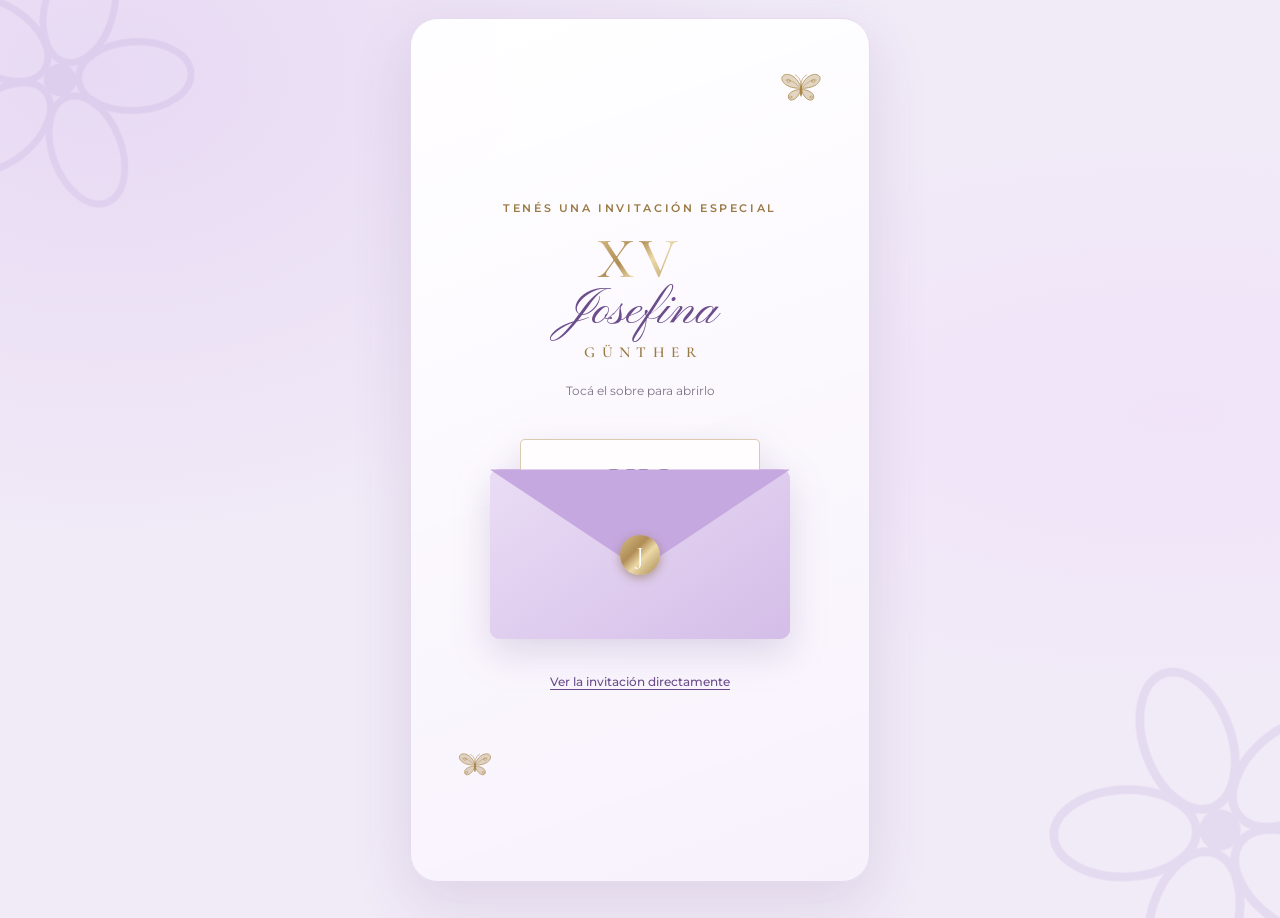
<file: index.html>
<!doctype html>
<html lang="es">
<head>
  <meta charset="utf-8">
  <meta name="viewport" content="width=device-width, initial-scale=1, viewport-fit=cover">
  <meta name="theme-color" content="#f4ecfa">
  <meta name="robots" content="noindex, nofollow">
  <meta name="description" content="Estás invitado a los XV de Josefina Günther · 20 de febrero de 2027 · 21:00 hs">
  <meta property="og:type" content="website">
  <meta property="og:title" content="XV Josefina Günther · Invitación">
  <meta property="og:description" content="Te invito a celebrar mis 15 años. Sábado 20 de febrero de 2027, 21:00 hs.">
  <meta property="og:locale" content="es_AR">
  <title>XV Josefina Günther | Invitación</title>
  <link rel="icon" href="data:image/svg+xml,%3Csvg xmlns='http://www.w3.org/2000/svg' viewBox='0 0 64 64'%3E%3Ccircle cx='32' cy='32' r='32' fill='%2370528f'/%3E%3Ctext x='32' y='43' font-size='30' text-anchor='middle' fill='%23e3cc9a' font-family='serif'%3EXV%3C/text%3E%3C/svg%3E">
  <link rel="preconnect" href="https://fonts.googleapis.com">
  <link rel="preconnect" href="https://fonts.gstatic.com" crossorigin>
  <link href="https://fonts.googleapis.com/css2?family=Cormorant+Garamond:ital,wght@0,400;0,500;0,600;1,400;1,500&family=Montserrat:wght@300;400;500;600&family=Pinyon+Script&display=swap" rel="stylesheet">
  <link rel="stylesheet" href="style.css">
</head>
<body>

  <!-- Dibujos decorativos reutilizables: flor, mariposa y fileteado dorado -->
  <svg width="0" height="0" style="position:absolute" aria-hidden="true" focusable="false">
    <symbol id="flower" viewBox="0 0 48 48">
      <g fill="none" stroke="currentColor" stroke-width="1.1">
        <ellipse cx="24" cy="12" rx="5.5" ry="9"/>
        <ellipse cx="24" cy="12" rx="5.5" ry="9" transform="rotate(72 24 24)"/>
        <ellipse cx="24" cy="12" rx="5.5" ry="9" transform="rotate(144 24 24)"/>
        <ellipse cx="24" cy="12" rx="5.5" ry="9" transform="rotate(216 24 24)"/>
        <ellipse cx="24" cy="12" rx="5.5" ry="9" transform="rotate(288 24 24)"/>
      </g>
      <circle cx="24" cy="24" r="2.6" fill="currentColor"/>
    </symbol>

    <symbol id="butterfly" viewBox="0 0 64 48">
      <g fill="currentColor" fill-opacity=".32" stroke="currentColor" stroke-width="1.1" stroke-linejoin="round" stroke-linecap="round">
        <g id="bf-wing">
          <path d="M31 22 C26 6 10 1 5 8 C1 15 12 26 31 25 Z"/>
          <path d="M31 27 C22 27 11 32 14 40 C17 46 28 40 31 29 Z"/>
          <path d="M29 23 C22 15 14 12 10 13" fill="none" stroke-width=".7"/>
          <circle cx="14" cy="14.500" r="2.400" fill="none" stroke-width=".7"/>
          <circle cx="17" cy="38" r="1.800" fill="none" stroke-width=".7"/>
        </g>
        <use href="#bf-wing" transform="translate(64 0) scale(-1 1)"/>
        <path d="M32 19 C31 12 28 8 24 6 M32 19 C33 12 36 8 40 6" fill="none" stroke-width=".9"/>
      </g>
      <ellipse cx="32" cy="28" rx="1.700" ry="9.500" fill="currentColor"/>
    </symbol>

    <symbol id="filigree" viewBox="0 0 240 24">
      <g fill="none" stroke="currentColor" stroke-width="1.1" stroke-linecap="round">
        <g id="fil-l">
          <path d="M104 12 H72 C63 12 59 5 51 5 C44 5 42 12 48 13 C53 14 55 8 50 8"/>
          <path d="M72 12 C64 12 62 19 54 19 C48 19 46.500 14 51 14.500"/>
          <path d="M51 5 C43 5 37 9 29 9 C21 9 17 4 10 4 C6 4 4 7 6.500 8.500"/>
          <path d="M54 19 C46 19 39 15 31 15 C23 15 17 20 9 20 C5 20 3.500 17 6 15.500"/>
        </g>
        <use href="#fil-l" transform="translate(240 0) scale(-1 1)"/>
      </g>
      <path d="M120 5 L127 12 L120 19 L113 12 Z" fill="currentColor"/>
      <circle cx="108" cy="12" r="1.300" fill="currentColor"/>
      <circle cx="132" cy="12" r="1.300" fill="currentColor"/>
    </symbol>
  </svg>

  <div class="bg-flower bg-flower-1" aria-hidden="true"><svg><use href="#flower"/></svg></div>
  <div class="bg-flower bg-flower-2" aria-hidden="true"><svg><use href="#flower"/></svg></div>

  <!-- ============ SOBRE ============ -->
  <section class="envelope-screen" id="envelope-screen" aria-label="Sobre de invitación">
    <svg class="butterfly bf-e1" aria-hidden="true"><use href="#butterfly"/></svg>
    <svg class="butterfly bf-e2" aria-hidden="true"><use href="#butterfly"/></svg>
    <div class="envelope-intro">
      <p class="eyebrow">Tenés una invitación especial</p>
      <h1 class="envelope-title">
        <span class="xv">XV</span>
        <span class="script">Josefina</span>
        <span class="surname">Günther</span>
      </h1>
      <p class="envelope-hint">Tocá el sobre para abrirlo</p>
    </div>
    <button class="envelope-button" id="open-envelope" type="button" aria-label="Abrir el sobre y ver la invitación">
      <span class="envelope" id="envelope">
        <span class="envelope-letter"><span class="l-xv">XV</span><small>Josefina</small><svg class="l-flower"><use href="#flower"/></svg></span>
        <span class="envelope-back"></span>
        <span class="envelope-flap"></span>
        <span class="envelope-front"></span>
        <span class="envelope-seal">J</span>
      </span>
    </button>
    <button class="skip-envelope" id="skip-envelope" type="button">Ver la invitación directamente</button>
  </section>

  <!-- ============ INVITACIÓN ============ -->
  <main id="invitation-content" class="invitation-content" aria-hidden="true">

    <!-- Portada -->
    <section class="hero" aria-labelledby="main-title">
      <svg class="butterfly bf-h1" aria-hidden="true"><use href="#butterfly"/></svg>
      <svg class="butterfly bf-h2" aria-hidden="true"><use href="#butterfly"/></svg>
      <p class="eyebrow">Una noche para recordar</p>
      <svg class="filigree filigree-top" aria-hidden="true"><use href="#filigree"/></svg>
      <p class="pre-title">Te invito a celebrar mis quince años</p>
      <h2 id="main-title" class="hero-title">
        <span class="xv">XV</span>
        <span class="script">Josefina</span>
        <span class="surname">Günther</span>
      </h2>

      <div class="date-block" aria-label="Fecha y hora del evento">
        <span class="db-line" id="dia-semana">Sábado</span>
        <span class="db-day" id="dia-num">20</span>
        <span class="db-line" id="mes-anio">Febrero 2027</span>
        <span class="db-time" id="hora-txt">21:00 hs</span>
      </div>

      <p class="venue">Salón <strong>Altos Álamos</strong></p>
      <a class="button button-primary" href="#mensaje">Descubrir la invitación <span aria-hidden="true">↓</span></a>
    </section>

    <!-- Mensaje -->
    <section class="section reveal" id="mensaje">
      <p class="eyebrow">Una invitación de corazón</p>
      <svg class="filigree" aria-hidden="true"><use href="#filigree"/></svg>
      <div class="message">
        <p>Hay momentos que se vuelven inolvidables cuando los compartimos con las personas que queremos.</p>
        <p>Estoy por comenzar una etapa muy especial de mi vida y quiero celebrarla rodeada de quienes hicieron, de una u otra manera, que mi camino hasta acá fuera más lindo.</p>
        <p>Me encantaría compartir una noche llena de alegría, música y emociones, con recuerdos que queden para siempre.</p>
        <p class="message-final">¡Por eso me gustaría que seas parte de este gran festejo!</p>
      </div>
    </section>

    <!-- Foto 1 (si el archivo no está, el marco no se muestra) -->
    <figure class="photo-frame frame-arch reveal">
      <svg class="butterfly bf-corner-r" aria-hidden="true"><use href="#butterfly"/></svg>
      <div class="frame"><div class="frame-inner"><img src="jose byn foto.jpeg" alt="Josefina" decoding="async"></div></div>
    </figure>

    <!-- Cuenta regresiva -->
    <section class="section reveal" aria-labelledby="cuenta-titulo">
      <p class="eyebrow">La cuenta regresiva</p>
      <h2 id="cuenta-titulo">¡Cada vez falta menos!</h2>
      <svg class="filigree" aria-hidden="true"><use href="#filigree"/></svg>
      <div class="countdown" role="timer" aria-live="off">
        <div><strong id="days">—</strong><span>Días</span></div>
        <div><strong id="hours">—</strong><span>Horas</span></div>
        <div><strong id="minutes">—</strong><span>Min</span></div>
        <div><strong id="seconds">—</strong><span>Seg</span></div>
      </div>
      <p id="countdown-note" class="muted">Prepará tu mejor sonrisa: ¡nos vemos pronto!</p>
    </section>

    <!-- Foto 2 -->
    <figure class="photo-frame frame-oval reveal">
      <svg class="butterfly bf-corner-l" aria-hidden="true"><use href="#butterfly"/></svg>
      <div class="frame"><div class="frame-inner"><img src="IMG_20161023_180207632-3.jpg" alt="Josefina" decoding="async"></div></div>
    </figure>

    <!-- Lugar -->
    <section class="section reveal" aria-labelledby="lugar-titulo">
      <article class="card">
        <svg class="icon" viewBox="0 0 24 24" aria-hidden="true"><path d="M12 21s-7-6.2-7-11.2a7 7 0 1 1 14 0C19 14.800 12 21 12 21z"/><circle cx="12" cy="9.800" r="2.600"/></svg>
        <p class="eyebrow">¿Dónde nos encontramos?</p>
        <h2 id="lugar-titulo">El lugar</h2>
        <svg class="filigree" aria-hidden="true"><use href="#filigree"/></svg>
        <p class="place-name">Salón Altos Álamos</p>
        <p class="muted" id="place-address" hidden></p>
        <p class="place-when" id="fecha-larga">Sábado 20 de febrero de 2027 · 21:00 hs</p>
        <div class="button-row">
          <a class="button button-primary" id="map-link" href="#" target="_blank" rel="noopener">Ver ubicación</a>
          <button class="button button-outline" id="calendar-button" type="button">Agendar la fecha</button>
        </div>
      </article>
    </section>

    <!-- Playlist -->
    <section class="section reveal" aria-labelledby="playlist-titulo">
      <article class="card">
        <svg class="icon" viewBox="0 0 24 24" aria-hidden="true"><path d="M9 18V5l11-2v13"/><circle cx="6.500" cy="18" r="2.500"/><circle cx="17.500" cy="16" r="2.500"/></svg>
        <p class="eyebrow">La música de la noche</p>
        <h2 id="playlist-titulo">Sumá tu canción</h2>
        <svg class="filigree" aria-hidden="true"><use href="#filigree"/></svg>
        <p>¿Qué tema no puede faltar en la fiesta? Abrí la playlist y agregá tu canción favorita.</p>
        <a class="button button-primary" id="spotify-link" href="#" target="_blank" rel="noopener">Abrir playlist en Spotify ↗</a>
        <audio id="background-music" loop preload="auto"></audio>
      </article>
    </section>

    <!-- Entradas -->
    <section class="section reveal" aria-labelledby="entradas-titulo">
      <article class="card">
        <svg class="icon" viewBox="0 0 24 24" aria-hidden="true"><path d="M3 9a2 2 0 0 0 0 6v3h18v-3a2 2 0 0 1 0-6V6H3z"/><path d="M14 6v12" stroke-dasharray="2 2"/></svg>
        <p class="eyebrow">Entradas</p>
        <h2 id="entradas-titulo">Valor de las entradas</h2>
        <svg class="filigree" aria-hidden="true"><use href="#filigree"/></svg>
        <ul class="price-list">
          <li><span>A partir de 13 años</span><strong>$40.000</strong></li>
          <li><span>De 5 a 12 años</span><strong>$25.000</strong></li>
          <li><span>Menores de 5 años</span><strong>Sin cargo</strong></li>
        </ul>
        <a class="button button-primary" id="payment-link" href="#" target="_blank" rel="noopener">Pagar con Mercado Pago ↗</a>
      </article>
    </section>

    <!-- Foto 3 -->
    <figure class="photo-frame frame-arch reveal">
      <svg class="butterfly bf-corner-r" aria-hidden="true"><use href="#butterfly"/></svg>
      <div class="frame"><div class="frame-inner"><img src="jose byn fot.jpeg" alt="Josefina" decoding="async"></div></div>
    </figure>

    <!-- Confirmación -->
    <section class="section reveal" id="confirmar" aria-labelledby="rsvp-titulo">
      <article class="card card-form">
        <p class="eyebrow">Nos encantaría contar con vos</p>
        <h2 id="rsvp-titulo">Confirmá tu asistencia</h2>
        <svg class="filigree" aria-hidden="true"><use href="#filigree"/></svg>
        <p class="muted form-intro">Completá los datos de tu grupo para que podamos organizar todo.</p>

        <form id="guest-form" novalidate>
          <label class="field">
            <span>Nombre y apellido de los integrantes</span>
            <textarea name="integrantes" rows="2" required autocomplete="name" placeholder="Un nombre y apellido por integrante"></textarea>
          </label>

          <fieldset class="field choices">
            <legend>¿Asistirán?</legend>
            <label class="choice"><input type="radio" name="asistencia" value="Sí confirmo mi asistencia" required><span>Sí, confirmo</span></label>
            <label class="choice"><input type="radio" name="asistencia" value="No confirmo mi asistencia" required><span>No podré ir</span></label>
          </fieldset>

          <label class="field">
            <span>Teléfono</span>
            <input name="telefono" type="tel" inputmode="tel" autocomplete="tel" required placeholder="Ej.: 343 1234567">
          </label>

          <label class="field">
            <span>Menú</span>
            <select name="menu" required>
              <option value="">Elegí una opción</option>
              <option value="Clásico">Menú clásico</option>
              <option value="Especial">Menú especial</option>
            </select>
          </label>

          <label class="field">
            <span>Alergias o preferencias alimentarias <em>(si corresponde)</em></span>
            <textarea name="alergias_preferencias" rows="3" placeholder="Celiaquía, vegetariano, otra alergia…"></textarea>
          </label>

          <button class="button button-primary button-block" type="submit" id="submit-button">Enviar confirmación</button>
          <p id="form-status" class="form-status" role="status" aria-live="polite"></p>
        </form>

        <div class="form-success" id="form-success" hidden tabindex="-1">
          <svg class="icon icon-big" viewBox="0 0 24 24" aria-hidden="true"><circle cx="12" cy="12" r="9.500"/><path d="M7.500 12.500l3 3 6-6.500"/></svg>
          <h3 id="success-title">¡Gracias!</h3>
          <p id="success-text" class="muted">Recibimos tu respuesta.</p>
        </div>
      </article>
    </section>

    <footer class="reveal">
      <svg class="butterfly bf-footer" aria-hidden="true"><use href="#butterfly"/></svg>
      <svg class="filigree" aria-hidden="true"><use href="#filigree"/></svg>
      <p class="footer-line">Con amor, <span>Josefina</span></p>
      <p class="muted small">Gracias por ser parte de este momento tan especial.</p>
    </footer>
  </main>

  <button class="speaker-toggle" id="speaker-toggle" type="button" aria-label="Silenciar música" aria-pressed="false" hidden>
    <svg class="sp-on" viewBox="0 0 24 24" aria-hidden="true"><path d="M4 9.500v5h4l5 4v-13l-5 4z"/><path d="M16.500 9a4 4 0 0 1 0 6M18.800 6.500a7.500 7.500 0 0 1 0 11"/></svg>
    <svg class="sp-off" viewBox="0 0 24 24" aria-hidden="true"><path d="M4 9.500v5h4l5 4v-13l-5 4z"/><path d="M17 9.500l5 5M22 9.500l-5 5"/></svg>
  </button>

  <script src="script.js"></script>
</body>
</html>
</file>
<file: style.css>
/* ==========================================================
   Invitación XV Josefina Günther
   Diseño: floral lila y blanco, formato vertical tipo celular
   ========================================================== */

:root {
  --lilac: #9b7ac6;
  --deep-lilac: #6b4d8c;
  --pale-lilac: #efe6f8;
  --soft-lilac: #f8f3fc;
  --gold: #b8975f;
  --gold-dark: #9a7a45;
  --gold-grad: linear-gradient(135deg, #d8bf8a 0%, #b08d55 38%, #ecd9a8 58%, #a8864f 100%);
  --ink: #3f3549;
  --muted: #7d7189;
  --line: #e6dbee;
  --shadow: 0 20px 60px rgba(100, 72, 128, .14);
  --serif: "Cormorant Garamond", Georgia, serif;
  --script: "Pinyon Script", "Cormorant Garamond", cursive;
  --sans: "Montserrat", system-ui, -apple-system, "Segoe UI", sans-serif;
}

* { box-sizing: border-box; }
html { scroll-behavior: smooth; -webkit-text-size-adjust: 100%; }
body {
  margin: 0;
  min-height: 100vh;
  overflow-x: hidden;
  color: var(--ink);
  font-family: var(--sans);
  font-weight: 400;
  line-height: 1.7;
  background:
    radial-gradient(ellipse at 8% 8%, rgba(223, 204, 241, .55), transparent 40%),
    radial-gradient(ellipse at 92% 45%, rgba(240, 226, 250, .8), transparent 40%),
    #fbf8fe;
}
body::before {
  content: ""; position: fixed; inset: 0; z-index: -2; pointer-events: none; opacity: .18;
  background-image: radial-gradient(#b9a1d3 .7px, transparent .7px);
  background-size: 20px 20px;
}
img { max-width: 100%; display: block; }
[hidden] { display: none !important; }

/* Flores decorativas de fondo */
.bg-flower { position: fixed; z-index: -1; color: var(--lilac); opacity: .13; pointer-events: none; }
.bg-flower svg { width: 100%; height: 100%; }
.bg-flower-1 { width: 300px; height: 300px; top: -70px; left: -90px; transform: rotate(15deg); }
.bg-flower-2 { width: 380px; height: 380px; bottom: -120px; right: -130px; transform: rotate(-20deg); }
.bg-flower svg, .hero-flower, .footer-flower, .l-flower, .divider svg { fill: none; }

/* Tipografía común */
h1, h2, h3 { font-family: var(--serif); font-weight: 500; margin: 0; }
h2 { font-size: clamp(2rem, 8vw, 2.5rem); line-height: 1.1; color: var(--deep-lilac); margin-bottom: 14px; }
p { margin: 0 0 12px; }
.eyebrow {
  margin: 0 0 14px; color: var(--gold-dark); font-size: .68rem; font-weight: 600;
  letter-spacing: .24em; text-transform: uppercase;
}
.muted { color: var(--muted); }
.small { font-size: .74rem; }

/* ==========================================================
   SOBRE
   ========================================================== */
.envelope-screen {
  position: relative; z-index: 20;
  display: flex; flex-direction: column; align-items: center; justify-content: center;
  width: min(100%, 460px); min-height: 100vh; min-height: 100svh;
  margin: 0 auto; padding: 28px 20px 30px; text-align: center;
  background: linear-gradient(160deg, rgba(255,255,255,.97), rgba(247,241,252,.98));
}
.envelope-screen.hidden { display: none; }
.envelope-intro { width: 100%; }

.name-stack, .envelope-title, .hero-title {
  display: flex; flex-direction: column; align-items: center; color: var(--deep-lilac);
}
.envelope-title .xv, .hero-title .xv { font-family: var(--serif); font-weight: 500; letter-spacing: .1em; line-height: 1; }
.envelope-title .script, .hero-title .script { font-family: var(--script); font-weight: 400; line-height: 1.05; }
.envelope-title .surname, .hero-title .surname {
  font-family: var(--serif); font-weight: 500; letter-spacing: .42em; text-transform: uppercase;
  padding-left: .42em; /* compensa el espaciado para que quede centrado */
}
.envelope-title { margin: 6px 0 14px; }
.envelope-title .xv { font-size: 3.6rem; }
.envelope-title .script { font-size: 3.2rem; margin-top: -4px; }
.envelope-title .surname { font-size: .95rem; margin-top: 2px; }
.envelope-hint { color: var(--muted); font-size: .78rem; margin: 0; }

.envelope-button {
  display: block; width: min(78vw, 300px); height: 230px; margin: 20px auto 8px; padding: 0;
  border: 0; background: transparent; cursor: pointer; -webkit-tap-highlight-color: transparent;
  animation: envelope-float 3.4s ease-in-out infinite;
}
.envelope-button:focus-visible { outline: 2px solid var(--lilac); outline-offset: 8px; border-radius: 12px; }
@keyframes envelope-float { 0%, 100% { transform: translateY(0); } 50% { transform: translateY(-7px); } }
.envelope { position: relative; display: block; width: 100%; height: 170px; margin-top: 36px; filter: drop-shadow(0 14px 18px rgba(112,82,143,.2)); }
.envelope-back { position: absolute; inset: 0; border-radius: 10px; background: #d9c5eb; }
.envelope-letter {
  position: absolute; z-index: 1; left: 10%; top: -30px; width: 80%; height: 148px; padding: 16px 8px;
  display: flex; flex-direction: column; align-items: center; justify-content: center;
  border: 1px solid #e6d7f1; border-radius: 5px; background: #fffdfd; color: var(--deep-lilac);
  transition: transform .7s ease;
}
.envelope-letter .l-xv { font-family: var(--serif); font-size: 2.7rem; line-height: 1; letter-spacing: .08em; }
.envelope-letter small { font-family: var(--script); font-size: 1.7rem; line-height: 1.2; }
.l-flower { width: 26px; height: 26px; color: #b89bd2; margin-top: 4px; }
.envelope-flap {
  position: absolute; z-index: 4; top: 0; left: 0; width: 100%; height: 100px; background: #c5a8df;
  clip-path: polygon(0 0, 100% 0, 50% 100%); transform-origin: top center; transition: transform .45s ease;
}
.envelope-front {
  position: absolute; z-index: 3; inset: 0; border-radius: 10px;
  background: linear-gradient(145deg, #eadcf5, #d4bee8);
  clip-path: polygon(0 0, 50% 58%, 100% 0, 100% 100%, 0 100%);
}
.envelope-seal {
  position: absolute; z-index: 5; left: 50%; top: 66px; transform: translateX(-50%);
  display: grid; place-items: center; width: 40px; height: 40px; border-radius: 50%;
  color: #fff; background: var(--gold-grad); font-family: var(--serif); font-size: 1.5rem;
  box-shadow: 0 3px 10px rgba(120, 90, 40, .45);
}
.envelope-screen.is-opening .envelope-button { animation: none; }
.envelope-screen.is-opening .envelope-flap { transform: rotateX(180deg); }
.envelope-screen.is-opening .envelope-letter { transform: translateY(-72px); }
.envelope-screen.is-opening { opacity: 0; transition: opacity .5s ease .2s; }
.skip-envelope {
  margin-top: 6px; padding: 10px; border: 0; background: transparent; color: var(--deep-lilac);
  font: 500 .74rem var(--sans); text-decoration: underline; text-underline-offset: 3px; cursor: pointer;
}

/* ==========================================================
   INVITACIÓN
   ========================================================== */
.invitation-content { display: none; width: min(100% - 18px, 460px); margin: 14px auto 0; padding-bottom: 96px; }
.invitation-content.invitation-visible { display: block; animation: arrive .6s ease both; }
@keyframes arrive { from { opacity: 0; transform: translateY(12px); } to { opacity: 1; transform: none; } }

/* Portada */
.hero {
  position: relative; overflow: hidden; text-align: center;
  padding: 58px 22px 46px;
  border: 1px solid rgba(185, 157, 116, .45);
  border-radius: 210px 210px 24px 24px;
  background: linear-gradient(155deg, rgba(255,255,255,.98), rgba(248,242,255,.98));
  box-shadow: var(--shadow);
}
.hero::before {
  content: ""; position: absolute; inset: 8px; pointer-events: none;
  border: 1px solid rgba(155, 122, 198, .25); border-radius: 202px 202px 18px 18px;
}
.hero > * { position: relative; }
.hero-flower { width: 46px; height: 46px; color: var(--lilac); margin: 4px auto 6px; display: block; }
.pre-title { font-family: var(--serif); font-size: 1.25rem; font-style: italic; color: var(--muted); margin: 8px 0 10px; }
.hero-title .xv { font-size: 5.6rem; }
.hero-title .script { font-size: 4rem; margin-top: -6px; }
.hero-title .surname { font-size: 1.05rem; margin-top: 4px; }

.date-block {
  display: flex; flex-direction: column; align-items: center; gap: 2px;
  margin: 30px auto 14px; padding: 16px 0; width: 210px;
  border-top: 1px solid rgba(185, 157, 116, .6); border-bottom: 1px solid rgba(185, 157, 116, .6);
}
.db-line { font-size: .7rem; font-weight: 600; letter-spacing: .3em; text-transform: uppercase; color: var(--muted); padding-left: .3em; }
.db-day { font-family: var(--serif); font-size: 4rem; font-weight: 500; line-height: 1; color: var(--deep-lilac); }
.db-time { font-family: var(--serif); font-size: 1.35rem; font-weight: 600; margin-top: 6px; }
.venue { font-family: var(--serif); font-size: 1.4rem; margin: 14px 0 24px; }
.venue strong { font-weight: 600; color: var(--deep-lilac); }

/* Botones */
.button {
  display: inline-flex; align-items: center; justify-content: center; gap: 8px;
  min-height: 48px; padding: 12px 24px; border: 1px solid var(--deep-lilac); border-radius: 999px;
  font: 500 .78rem var(--sans); letter-spacing: .03em; text-decoration: none; cursor: pointer;
  transition: transform .2s, box-shadow .2s, background .2s;
  -webkit-tap-highlight-color: transparent;
}
.button:hover { transform: translateY(-2px); box-shadow: 0 8px 22px rgba(112, 82, 143, .18); }
.button:focus-visible { outline: 3px solid rgba(155, 122, 198, .45); outline-offset: 2px; }
.button-primary { background: var(--deep-lilac); color: #fff; }
.button-primary:hover { background: #5a3f78; }
.button-outline { background: rgba(255,255,255,.8); color: var(--deep-lilac); }
.button-block { width: 100%; }
.button[aria-disabled="true"] { opacity: .5; pointer-events: none; }
.button:disabled { opacity: .65; cursor: wait; transform: none; box-shadow: none; }
.button-row { display: flex; flex-wrap: wrap; gap: 10px; justify-content: center; margin-top: 18px; }

/* Secciones */
.section { text-align: center; padding: 64px 4px 0; }
.divider { display: flex; align-items: center; justify-content: center; gap: 14px; margin: 4px 0 22px; color: var(--lilac); }
.divider span { width: 56px; height: 1px; background: #cdb7e0; }
.divider svg { width: 26px; height: 26px; }
.message p { font-family: var(--serif); font-size: 1.3rem; line-height: 1.55; color: var(--ink); margin-bottom: 16px; }
.message .message-final { color: var(--deep-lilac); font-style: italic; font-weight: 500; font-size: 1.45rem; }

/* Cuenta regresiva */
.countdown { display: flex; justify-content: center; gap: 10px; margin: 24px auto 16px; }
.countdown div {
  display: flex; flex-direction: column; justify-content: center; align-items: center;
  width: calc(25% - 8px); max-width: 94px; aspect-ratio: 1;
  border: 1px solid #dccbe8; border-radius: 50%;
  background: rgba(255,255,255,.8); box-shadow: 0 8px 24px rgba(112, 82, 143, .08);
}
.countdown strong { font-family: var(--serif); font-size: clamp(1.7rem, 8vw, 2.3rem); font-weight: 600; line-height: 1.05; color: var(--deep-lilac); font-variant-numeric: tabular-nums; }
.countdown span { margin-top: 3px; color: var(--muted); font-size: .6rem; letter-spacing: .1em; text-transform: uppercase; }

/* Tarjetas */
.card {
  padding: 36px 24px; border: 1px solid var(--line); border-radius: 24px;
  background: rgba(255,255,255,.85); box-shadow: 0 14px 40px rgba(100, 72, 128, .07);
}
.card h2 { font-size: 2.2rem; }
.card p { font-size: .86rem; }
.icon { width: 34px; height: 34px; margin: 0 auto 12px; display: block; color: var(--lilac); fill: none; stroke: currentColor; stroke-width: 1.4; stroke-linecap: round; stroke-linejoin: round; }
.icon-big { width: 52px; height: 52px; }
.place-name { font-family: var(--serif); font-size: 1.5rem !important; font-weight: 600; color: var(--ink); margin-bottom: 4px; }
.place-when { color: var(--muted); font-weight: 500; }

/* Entradas */
.price-list { list-style: none; margin: 18px 0 22px; padding: 0; }
.price-list li { display: flex; justify-content: space-between; align-items: baseline; gap: 12px; padding: 13px 2px; border-bottom: 1px dashed #d8c8e6; }
.price-list li:last-child { border-bottom: 0; }
.price-list span { font-size: .84rem; color: var(--ink); text-align: left; }
.price-list strong { font-family: var(--serif); font-size: 1.5rem; font-weight: 600; color: var(--deep-lilac); white-space: nowrap; }

/* Formulario (tamaño de letra 16px para que el celular no haga zoom al escribir) */
.form-intro { margin-bottom: 24px; }
form { text-align: left; }
.field { display: flex; flex-direction: column; gap: 7px; margin: 0 0 18px; padding: 0; border: 0; min-width: 0; }
.field > span, .field > legend { color: var(--deep-lilac); font-size: .78rem; font-weight: 600; padding: 0; }
.field em { font-style: normal; font-weight: 400; color: var(--muted); }
input, select, textarea {
  width: 100%; min-height: 50px; padding: 12px 14px; border: 1px solid #ddd0e9; border-radius: 12px;
  background: #fff; color: var(--ink); font: 400 16px var(--sans); outline: none;
  transition: border-color .2s, box-shadow .2s; appearance: none; -webkit-appearance: none;
}
select {
  background-image: url("data:image/svg+xml,%3Csvg xmlns='http://www.w3.org/2000/svg' width='14' height='9' viewBox='0 0 14 9'%3E%3Cpath d='M1 1l6 6 6-6' fill='none' stroke='%236b4d8c' stroke-width='1.6' stroke-linecap='round'/%3E%3C/svg%3E");
  background-repeat: no-repeat; background-position: right 16px center; padding-right: 42px;
}
textarea { resize: vertical; }
input:focus, select:focus, textarea:focus { border-color: var(--lilac); box-shadow: 0 0 0 4px rgba(155, 122, 198, .16); }
.field.invalid input, .field.invalid select, .field.invalid textarea { border-color: #c0627d; }
.field-error { color: #b0486a; font-size: .72rem; font-weight: 500; min-height: 0; }

.choices { display: grid; grid-template-columns: 1fr 1fr; gap: 10px; }
.choices > legend { grid-column: 1 / -1; margin-bottom: 7px; }
.choice { position: relative; display: block; }
.choice input { position: absolute; opacity: 0; width: 100%; height: 100%; min-height: 0; inset: 0; margin: 0; cursor: pointer; }
.choice span {
  display: flex; align-items: center; justify-content: center; min-height: 50px; padding: 10px;
  border: 1px solid #ddd0e9; border-radius: 12px; background: #fff;
  color: var(--ink); font-size: .84rem; font-weight: 500; text-align: center; transition: all .2s;
}
.choice input:checked + span { border-color: var(--deep-lilac); background: var(--deep-lilac); color: #fff; box-shadow: 0 6px 16px rgba(107, 77, 140, .25); }
.choice input:focus-visible + span { box-shadow: 0 0 0 4px rgba(155, 122, 198, .3); }

.form-status { margin: 14px 0 0; min-height: 1.4em; text-align: center; font-size: .78rem; color: var(--muted); }
.form-status.error { color: #b0486a; }
.form-success { text-align: center; padding: 8px 0; outline: none; }
.form-success h3 { font-size: 2rem; color: var(--deep-lilac); margin-bottom: 8px; }
.form-success p { font-size: .9rem; }

/* Pie */
footer { text-align: center; padding: 56px 0 10px; }
.footer-flower { width: 40px; height: 40px; color: var(--lilac); margin: 0 auto 6px; display: block; }
.footer-line { font-family: var(--serif); font-size: 1.5rem; margin-bottom: 4px; }
.footer-line span { font-family: var(--script); font-size: 2.2rem; color: var(--deep-lilac); }

/* Botón de música */
.speaker-toggle {
  position: fixed; z-index: 50; bottom: max(16px, env(safe-area-inset-bottom));
  right: max(16px, calc((100vw - 460px) / 2 + 16px));
  display: grid; place-items: center; width: 48px; height: 48px; padding: 0;
  border: 1px solid rgba(255,255,255,.5); border-radius: 50%; color: #fff; background: var(--deep-lilac);
  box-shadow: 0 6px 20px rgba(76, 52, 98, .3); cursor: pointer;
}
.speaker-toggle svg { width: 22px; height: 22px; fill: none; stroke: currentColor; stroke-width: 1.7; stroke-linecap: round; stroke-linejoin: round; }
.speaker-toggle .sp-off { display: none; }
.speaker-toggle.is-muted .sp-on { display: none; }
.speaker-toggle.is-muted .sp-off { display: block; }
.speaker-toggle:focus-visible { outline: 3px solid rgba(155, 122, 198, .5); outline-offset: 3px; }

/* Aparición suave al hacer scroll */
.js .reveal { opacity: 0; transform: translateY(22px); transition: opacity .8s ease, transform .8s ease; }
.js .reveal.in { opacity: 1; transform: none; }

/* Computadora: se muestra como una "tarjeta" angosta centrada */
@media (min-width: 700px) {
  body { background-color: #f1eaf7; }
  .envelope-screen { margin-top: 18px; margin-bottom: 18px; min-height: min(900px, calc(100vh - 36px)); border: 1px solid var(--line); border-radius: 28px; box-shadow: var(--shadow); }
  .invitation-content { margin-top: 18px; margin-bottom: 30px; }
}

/* Celulares muy chicos */
@media (max-width: 360px) {
  .hero { padding: 50px 14px 38px; }
  .hero-title .xv { font-size: 4.8rem; }
  .hero-title .script { font-size: 3.4rem; }
  .card { padding: 30px 18px; }
  .countdown { gap: 6px; }
  .choices { grid-template-columns: 1fr; }
}

/* Respeta a quienes prefieren menos movimiento */
@media (prefers-reduced-motion: reduce) {
  html { scroll-behavior: auto; }
  .envelope-button { animation: none; }
  .js .reveal { opacity: 1; transform: none; transition: none; }
  .invitation-content.invitation-visible { animation: none; }
}

/* ==========================================================
   DORADO: fileteado, mariposas, marcos y bordes
   ========================================================== */
:root { --gold-line: rgba(184, 151, 95, .55); }

/* Letras doradas (XV, apellido, número del día) */
.hero-title .xv, .envelope-title .xv, .hero-title .surname, .envelope-title .surname, .db-day { color: var(--gold-dark); }
@supports ((-webkit-background-clip: text) or (background-clip: text)) {
  .hero-title .xv, .envelope-title .xv, .hero-title .surname, .envelope-title .surname, .db-day {
    background: var(--gold-grad); -webkit-background-clip: text; background-clip: text;
    color: transparent; -webkit-text-fill-color: transparent;
  }
}

/* Fileteado dorado */
.filigree { display: block; width: 220px; max-width: 72%; height: 22px; margin: 2px auto 20px; color: var(--gold); }
.filigree-top { margin: 0 auto 4px; }
.card .filigree { margin-top: -2px; }

/* Mariposas */
.butterfly {
  position: absolute; z-index: 2; width: 44px; height: 33px; color: var(--gold); pointer-events: none;
  --r: 0deg; animation: bf-float 5.5s ease-in-out infinite;
}
@keyframes bf-float {
  0%, 100% { transform: translateY(0) rotate(var(--r)); }
  50% { transform: translateY(-7px) rotate(calc(var(--r) + 7deg)); }
}
.bf-e1 { top: 7%; right: 12%; --r: 20deg; }
.bf-e2 { bottom: 12%; left: 10%; width: 36px; height: 27px; --r: -18deg; animation-delay: -2.4s; }
.bf-h1 { top: 112px; left: 46px; --r: -24deg; }
.bf-h2 { bottom: 104px; right: 26px; width: 38px; height: 28px; --r: 18deg; animation-delay: -2s; }
.bf-corner-r { top: -16px; right: -10px; width: 52px; height: 39px; --r: 22deg; }
.bf-corner-l { top: -14px; left: -10px; width: 52px; height: 39px; --r: -22deg; animation-delay: -1.5s; }
.bf-footer { position: static; display: block; width: 58px; height: 43px; margin: 0 auto 4px; }

/* Marcos de las fotos (arco u óvalo con borde dorado) */
.photo-frame { position: relative; margin: 60px auto 0; width: min(80%, 330px); }
.frame { padding: 3px; background: var(--gold-grad); border-radius: 200px 200px 22px 22px; box-shadow: 0 18px 44px rgba(100, 72, 128, .2); }
.frame-inner { padding: 7px; background: #fff; border-radius: 197px 197px 19px 19px; }
.frame-inner img { width: 100%; aspect-ratio: 3 / 4; object-fit: cover; border-radius: 190px 190px 13px 13px; background: var(--pale-lilac); }
.frame-oval .frame, .frame-oval .frame-inner, .frame-oval .frame-inner img { border-radius: 50%; }
.frame-oval .frame-inner img { aspect-ratio: 4 / 5; }

/* Bordes dorados */
.hero { border-color: rgba(184, 151, 95, .75); }
.hero::before { border-color: rgba(184, 151, 95, .4); }
.card { position: relative; border-color: var(--gold-line); }
.card::before { content: ""; position: absolute; inset: 7px; border: 1px solid rgba(184, 151, 95, .3); border-radius: 18px; pointer-events: none; }
.date-block { border-color: var(--gold-line); }
.countdown div { border-color: var(--gold-line); }
.price-list li { border-bottom-color: rgba(184, 151, 95, .5); }
.envelope-letter { border-color: rgba(184, 151, 95, .5); }
.button-outline { border-color: var(--gold); color: var(--gold-dark); }
.icon { color: var(--gold); }
.footer-line span { color: var(--deep-lilac); }

@media (max-width: 360px) {
  .bf-h1 { left: 30px; }
  .photo-frame { width: 84%; }
}
@media (prefers-reduced-motion: reduce) { .butterfly { animation: none; transform: rotate(var(--r)); } }

/* Ajustes finos del dorado */
.hero-title .surname, .envelope-title .surname { background: none; -webkit-text-fill-color: currentColor; color: var(--gold-dark); font-weight: 600; }
.filigree { width: 250px; max-width: 80%; height: 25px; }
.butterfly { color: #a98648; }
.bf-h1 { top: 200px; left: 30px; }
.bf-e1 { top: 6%; right: 10%; }
</file>
